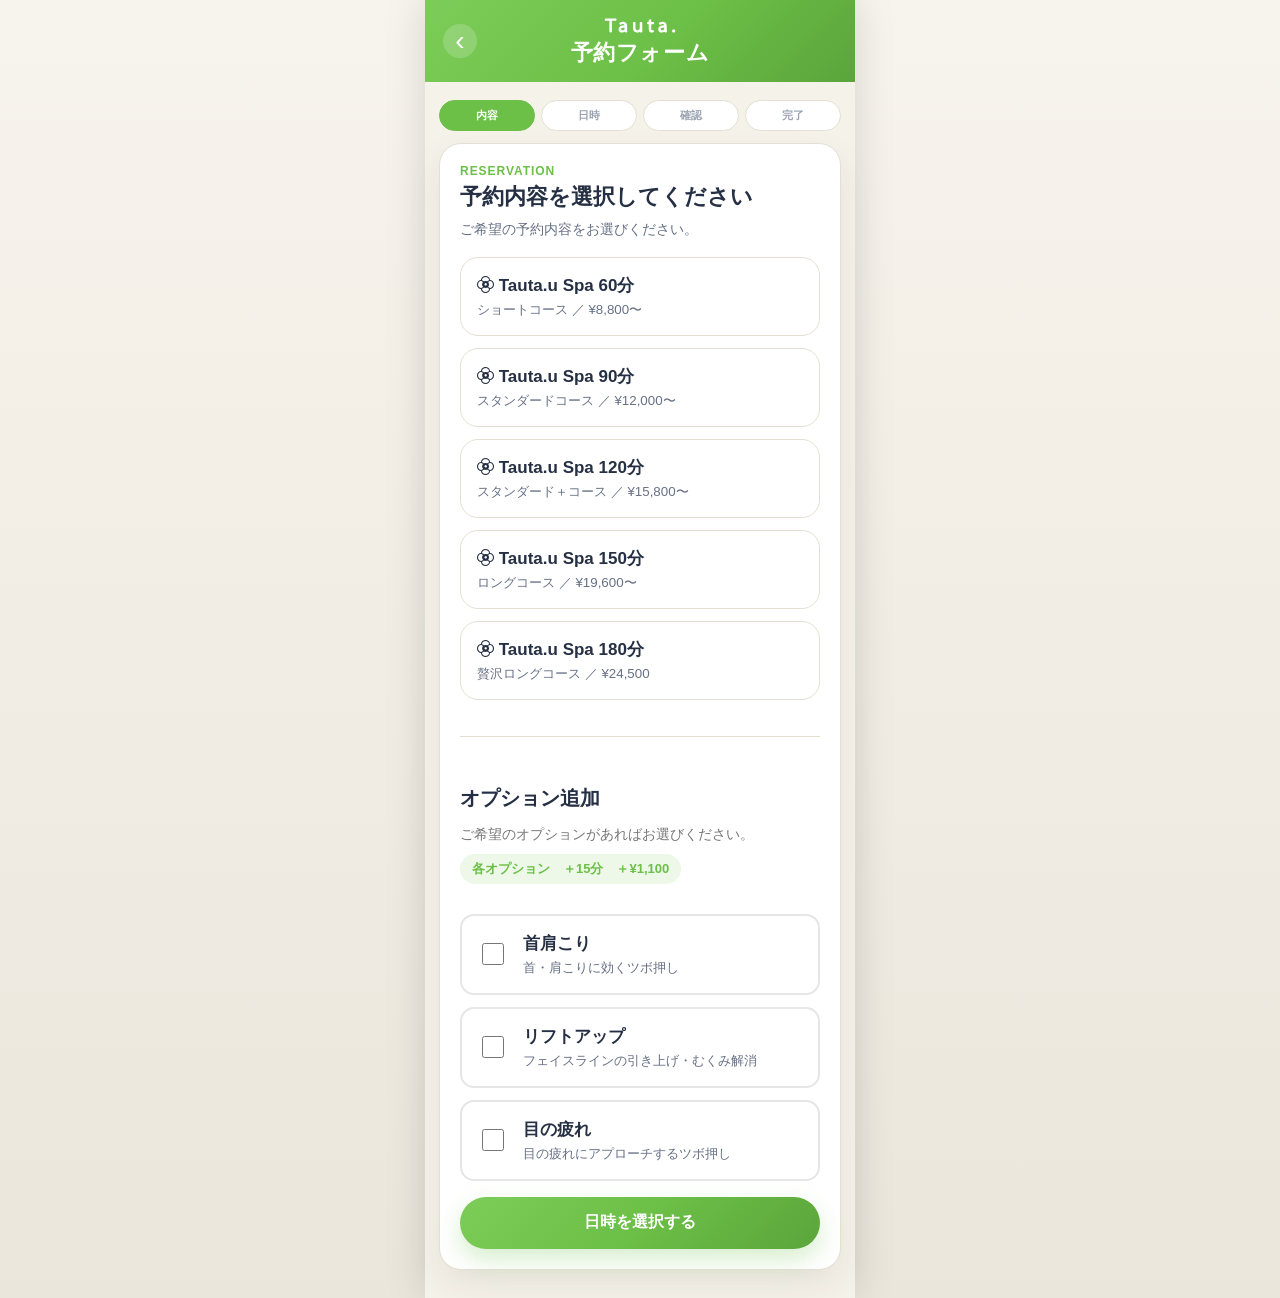
<file: index.html>
<!doctype html>
<html lang="ja">
<head>
<meta charset="utf-8">
<meta name="viewport" content="width=device-width,initial-scale=1">
<title>Tauta.予約フォーム</title>
<meta name="robots" content="noindex,nofollow">
<link rel="icon" href="images/favicon.png" type="image/png">
<link rel="stylesheet" href="style.css">
<link rel="stylesheet" href="https://cdn.jsdelivr.net/npm/bootstrap-icons@1.11.3/font/bootstrap-icons.min.css">
</head>
<body>
<div class="app">
  <header class="header">
    <button id="backBtn" type="button" aria-label="前の画面へ戻る">‹</button>
    <div class="header-center">
      <img src="images/Tauta.logo.svg" alt="Tauta." class="header-logo">
      <h1>予約フォーム</h1>
    </div>
  </header>
  <main>
    <section class="screen active" id="s1">
      <div class="step">
        <span class="on">内容</span><span>日時</span><span>確認</span><span>完了</span>
      </div>
      <div class="card">
        <p class="en">Reservation</p>
        <h2>予約内容を選択してください</h2>
        <p class="lead">ご希望の予約内容をお選びください。</p>
        <div class="choices">
          <button type="button" class="choice" data-type="Tauta.u Spa 60分 ショートコース" data-price="¥8,800〜" data-base-price="8800" data-duration="60"> <b><i class="bi bi-flower2"></i> Tauta.u Spa 60分</b> <small>ショートコース ／ ¥8,800〜</small> </button>
          <button type="button" class="choice" data-type="Tauta.u Spa 90分 スタンダードコース" data-price="¥12,000〜" data-base-price="12000" data-duration="90"> <b><i class="bi bi-flower2"></i> Tauta.u Spa 90分</b> <small>スタンダードコース ／ ¥12,000〜</small> </button>
          <button type="button" class="choice" data-type="Tauta.u Spa 120分 スタンダード＋コース" data-price="¥15,800〜" data-base-price="15800" data-duration="120"> <b><i class="bi bi-flower2"></i> Tauta.u Spa 120分</b> <small>スタンダード＋コース ／ ¥15,800〜</small> </button>
          <button type="button" class="choice" data-type="Tauta.u Spa 150分 ロングコース" data-price="¥19,600〜" data-base-price="19600" data-duration="150"> <b><i class="bi bi-flower2"></i> Tauta.u Spa 150分</b> <small>ロングコース ／ ¥19,600〜</small> </button>
          <button type="button" class="choice" data-type="Tauta.u Spa 180分 贅沢ロングコース" data-price="¥24,500" data-base-price="24500" data-duration="180"> <b><i class="bi bi-flower2"></i> Tauta.u Spa 180分</b> <small>贅沢ロングコース ／ ¥24,500</small> </button>
        </div>
        <div class="option-box" id="optionBox">
          <h3>オプション追加</h3>
          <p class="option-lead">ご希望のオプションがあればお選びください。</p>
          <div class="option-info-bar">
            各オプション　＋15分　＋¥1,100
          </div>
          <label class="option-item">
            <input class="option-check" type="checkbox" name="option" value="首肩こり" data-minutes="15" data-price="1100">
            <span class="option-info"> <b>首肩こり</b> <small>首・肩こりに効くツボ押し</small> </span> </label>
          <label class="option-item">
            <input class="option-check" type="checkbox" name="option" value="リフトアップ" data-minutes="15" data-price="1100">
            <span class="option-info"> <b>リフトアップ</b> <small>フェイスラインの引き上げ・むくみ解消</small> </span> </label>
          <label class="option-item">
            <input class="option-check" type="checkbox" name="option" value="目の疲れ" data-minutes="15" data-price="1100">
            <span class="option-info"> <b>目の疲れ</b> <small>目の疲れにアプローチするツボ押し</small> </span> </label>
        </div>
        <button class="primary" id="toDate" type="button">日時を選択する</button>
      </div>
    </section>
    <section class="screen" id="s2">
      <div class="step">
        <span class="done">内容</span><span class="on">日時</span><span>確認</span><span>完了</span>
      </div>
      <div class="card">
        <p class="en">Date &amp; Time</p>
        <h2>ご希望日時を選択してください</h2>
        <div id="errorMessage" class="error-message" role="alert" aria-live="assertive">
        </div>
        <div class="pill" id="typeLabel">
        </div>
        <p class="option-summary" id="optionLabel"></p>
        <div class="month">
          <button id="prev" type="button" aria-label="前の月">‹</button>
          <b id="monthLabel"></b>
          <button id="next" type="button" aria-label="次の月">›</button>
        </div>
        <div class="legend">
          <span><i class="bi bi-circle ok"></i>空きあり</span> <span><i class="bi bi-triangle few"></i>残りわずか</span> <span><i class="bi bi-x-lg ng"></i>受付終了</span>
        </div>
        <div class="calendar">
          <div>
            日
          </div>
          <div>
            月
          </div>
          <div>
            火
          </div>
          <div>
            水
          </div>
          <div>
            木
          </div>
          <div>
            金
          </div>
          <div>
            土
          </div>
          <div id="days" class="days">
          </div>
        </div>
        <p class="biz">営業時間 10:00〜22:00 ／ 定休日 不定休<br>
          ご予約は前日まで承っております。<br>
          当日のご予約はお電話にてお問い合わせください。</p>
        <div class="staff-guide">
          <p class="staff-guide-title"> <i class="bi bi-person"></i> 担当スタッフについて </p>
          <p> スパニスト Yuka：平日・土曜日 10:00〜17:00<br>
            スパニスト Maki：平日・土曜日 17:00〜22:00、日曜日・祝日<br>
          </p>
          <small> ※出勤状況により担当スタッフが変更となる場合があります。 </small>
        </div>
        <div id="detail" class="detail">
          <div class="box">
            <h3 id="timeTitle">時間を選択してください</h3>
            <div id="times" class="times">
            </div>
          </div>
          <div class="box form">
            <label for="name">お名前</label>
            <input type="text" id="name" maxlength="50" autocomplete="name" placeholder="例：佐藤">
            <label for="tel">お電話番号</label>
            <input id="tel" type="tel" maxlength="16" autocomplete="tel" inputmode="tel" placeholder="例：090-0000-0000">
            <label for="memo"> ご要望・ご相談 <span>任意</span> </label>
            <p class="form-note"> ＜お子様連れのお客様＞<br>
              <span class="indent">お子様の年齢・人数をご記入ください。</span><br>
              ＜ご紹介でご来店のお客様＞<br>
              <span class="indent">ご紹介者様のお名前をご記入ください。</span><br>
              その他、ご要望やご相談がございましたらご記入ください。 </p>
            <textarea id="memo" placeholder="例：首肩の疲れが気になります&#10;例：子ども2人（3歳・5歳）同伴です&#10;例：○○様のご紹介です"></textarea>
            <button class="primary" id="toConfirm" type="button"> 入力内容を確認する </button>
            <button class="secondary" id="changeCourse" type="button"> コース・オプションを変更する </button>
          </div>
        </div>
      </div>
    </section>
    <section class="screen" id="s3">
      <div class="step">
        <span class="done">内容</span><span class="done">日時</span><span class="on">確認</span><span>完了</span>
      </div>
      <div class="card">
        <p class="en">Confirm</p>
        <h2>予約内容をご確認ください</h2>
        <dl class="confirm">
          <div>
            <dt>予約内容・料金</dt>
            <dd id="cfSummary"></dd>
          </div>
          <div>
            <dt>日時</dt>
            <dd id="cfDate"></dd>
          </div>
          <div>
            <dt>担当スタッフ</dt>
            <dd id="cfStaff"></dd>
          </div>
          <div>
            <dt>所要時間（目安）</dt>
            <dd id="cfDuration"></dd>
          </div>
          <div>
            <dt>お名前</dt>
            <dd id="cfName"></dd>
          </div>
          <div>
            <dt>電話番号</dt>
            <dd id="cfTel"></dd>
          </div>
          <div>
            <dt>ご要望・ご相談</dt>
            <dd id="cfMemo"></dd>
          </div>
        </dl>
        <div class="confirm-note">
          <p class="notice-title"><strong>ご予約前にご確認ください</strong></p>
          <ul>
            <li>当日キャンセル・無断キャンセルはキャンセル料を頂戴しております。ご予約の変更・キャンセルは前日までにご連絡をお願いいたします。</li>
            <li>ご予約時間を15分以上過ぎてもご連絡がない場合は、無断キャンセル扱いとさせていただきます。無断キャンセルの場合、次回ご予約時にキャンセル料を頂戴いたします。</li>
            <li>飲酒されている方への施術はお受けできません。</li>
            <li>カウンセリングの結果、施術をお断りさせていただく場合がございます。</li>
            <li>お仕上げは簡単なブローとなります。</li>
            <li>記載のお時間は、ご来店からお帰りまでの目安時間です。</li>
            <li>当店は完全個室ではございません。</li>
          </ul>
        </div>
        <label class="policy-agree" for="policyAgree">
          <input type="checkbox" id="policyAgree">
          <span>上記の注意事項・キャンセルポリシーを確認しました</span> </label>
        <p class="note"> 上記の内容をご確認いただき、問題がなければご予約へお進みください。 </p>
        <button class="primary" id="reserve" type="button" disabled>この内容で予約する</button>
        <button class="secondary" id="edit" type="button">内容を修正する</button>
      </div>
    </section>
    <section class="screen" id="loading">
      <div class="card process">
        <p class="en">Processing</p>
        <h2 id="loadingText">予約内容を確認しています…</h2>
        <div class="dot-orbit-loader">
          <span style="--i:0"></span><span style="--i:1"></span><span style="--i:2"></span><span style="--i:3"></span><span style="--i:4"></span><span style="--i:5"></span><span style="--i:6"></span><span style="--i:7"></span>
        </div>
        <p class="lead">そのままお待ちください。</p>
      </div>
    </section>
    <section class="screen" id="s4">
      <div class="step">
        <span class="done">内容</span><span class="done">日時</span><span class="done">確認</span><span class="on">完了</span>
      </div>
      <div class="card done-card">
        <div class="check">
          ✓
        </div>
        <h2>ご予約を承りました</h2>
        <p class="lead" id="doneMessage"> 確認メッセージをLINEへお送りしました。 </p>
        <div class="summary">
          <b id="doneType"></b> <span id="doneDate"></span>
          <div class="done-staff">
            担当：スパニスト <span id="doneStaff"></span>
          </div>
        </div>
        <p class="staff-change-note"> ※出勤状況により担当スタッフが変更となる場合があります。<br>
          変更となる場合は、ご予約確定後にLINEにてご連絡いたします。 </p>
        <button class="primary" id="toLine" type="button">LINEへ戻る</button>
      </div>
    </section>
  </main>
</div>
<script src="https://static.line-scdn.net/liff/edge/2/sdk.js"></script> 
<script src="script.js?v=16"></script>
</body>
</html>
</file>
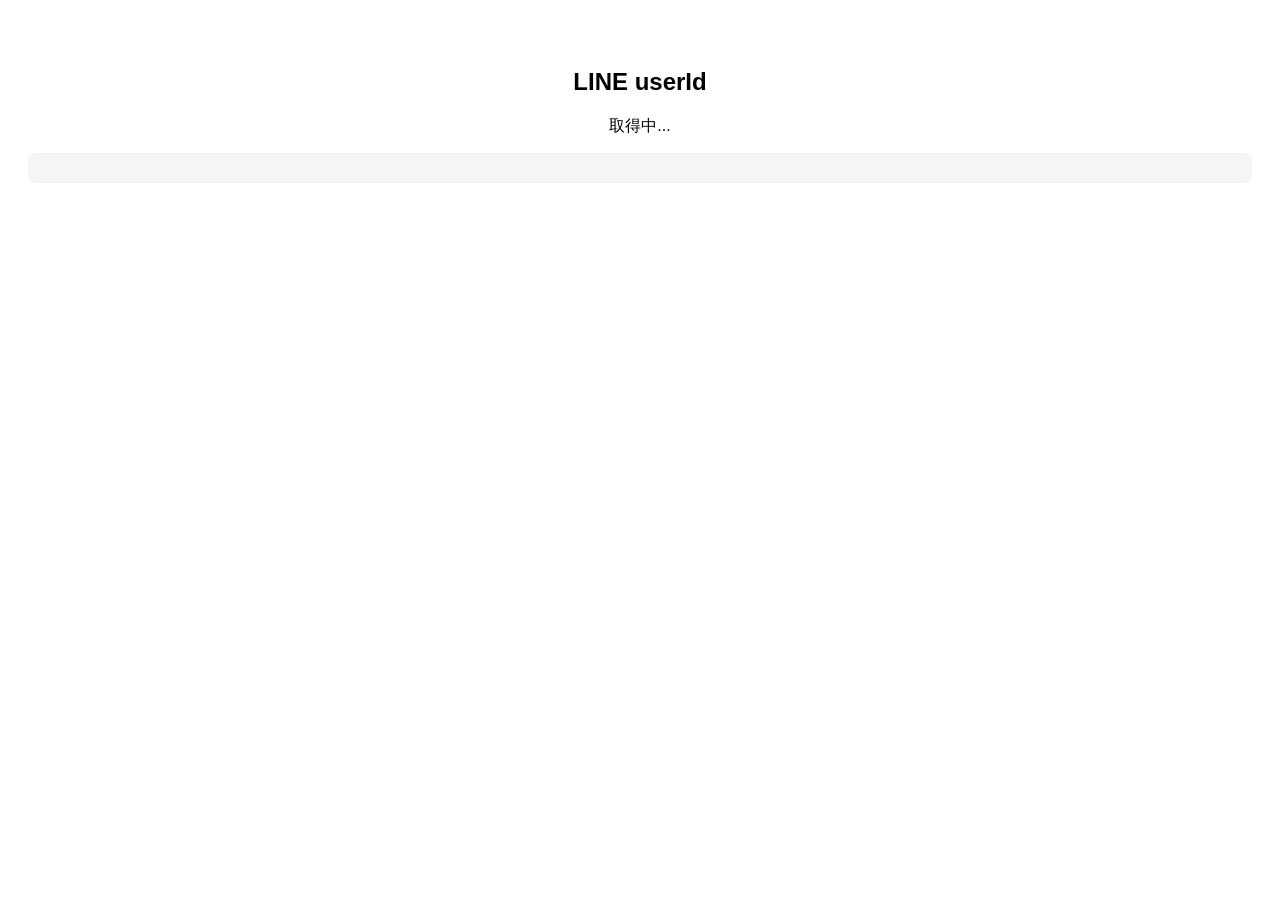
<file: get-userid.html>
<!DOCTYPE html>
<html lang="ja">
<head>
<meta charset="UTF-8">
<title>userId取得</title>
<script src="https://static.line-scdn.net/liff/edge/2/sdk.js"></script>
<style>
body{
    font-family:sans-serif;
    text-align:center;
    padding:40px 20px;
}
pre{
    background:#f5f5f5;
    padding:15px;
    border-radius:8px;
    word-break:break-all;
}
</style>
</head>

<body>

<h2>LINE userId</h2>

<p id="status">取得中...</p>

<pre id="userid"></pre>

<script>

async function init(){

    await liff.init({
        liffId:"2010632376-xzxeSvRC"
    });

    if(!liff.isLoggedIn()){
        liff.login();
        return;
    }

    const profile = await liff.getProfile();

    document.getElementById("status").innerText="取得完了";

    document.getElementById("userid").innerText=profile.userId;

}

init();

</script>

</body>
</html>
</file>
<file: style.css>
:root {
  --primary: #6CBF47;
  --soft: #EDF8E8;
  --bg: #f5f2ea;
  --card: #fff;
  --text: #263044;
  --muted: #667085;
  --border: #e4dfd2;
  --ok: #16a34a;
  --few: #f59e0b;
  --ng: #d6dbe4
}
* {
  box-sizing: border-box
}
body {
  margin: 0;
  font-family: -apple-system, BlinkMacSystemFont, 'Hiragino Sans', 'Yu Gothic', Meiryo, sans-serif;
  color: var(--text);
  background: linear-gradient(180deg, #f7f4ed, #ebe6dc);
  min-height: 100vh
}
button, input, textarea {
  font: inherit
}
button {
  cursor: pointer
}
b {
  font-weight: 600
}
.app {
  width: min(100%, 430px);
  min-height: 100vh;
  margin: auto;
  background: var(--bg);
  box-shadow: 0 0 40px #0002
}
.header {
  height: 82px;
  background: linear-gradient(135deg, #7DCC59 0%, #6CBF47 55%, #5BA53B 100%);
  color: #fff;
  display: flex;
  align-items: center;
  justify-content: center;
  padding: 10px 18px;
  position: sticky;
  top: 0;
  z-index: 10;
}
.header button {
  position: absolute;
  left: 18px;
  top: 50%;
  transform: translateY(-50%);
  width: 34px;
  height: 34px;
  border: 0;
  border-radius: 50%;
  background: rgba(255, 255, 255, .18);
  color: #fff;
  font-size: 28px;
  line-height: 1;
}
.header-center {
  display: flex;
  flex-direction: column;
  align-items: center;
}
.header-logo {
  width: 76px;
  height: auto;
  margin-bottom: 4px;
}
.header-center h1 {
  margin: 0;
  font-size: 22px;
  line-height: 1.2;
  letter-spacing: .03em;
}
main {
  padding: 16px 14px 28px
}
.screen {
  display: none;
  animation: fade .24s ease
}
.screen.active {
  display: block
}
@keyframes fade {
  from {
    opacity: 0;
    transform: translateY(8px)
  }
  to {
    opacity: 1;
    transform: none
  }
}
.step {
  display: grid;
  grid-template-columns: repeat(4, 1fr);
  gap: 6px;
  margin: 2px 0 12px
}
.step span {
  text-align: center;
  font-size: 11px;
  font-weight: 700;
  color: #9aa3b2;
  padding: 7px 3px;
  border-radius: 999px;
  background: #fff;
  border: 1px solid var(--border)
}
.step .on {
  background: var(--primary);
  color: #fff;
  border-color: var(--primary)
}
.step .done {
  background: #EDF8E8;
  color: var(--primary);
  border-color: #D5ECC8;
}
.card {
  background: var(--card);
  border: 1px solid var(--border);
  border-radius: 22px;
  padding: 20px;
  box-shadow: 0 14px 34px rgba(56, 44, 22, .08)
}
.en {
  margin: 0 0 4px;
  color: var(--primary);
  font-size: 12px;
  font-weight: 900;
  letter-spacing: .08em;
  text-transform: uppercase
}
h2 {
  margin: 0 0 8px;
  font-size: 22px;
  line-height: 1.4;
  font-weight: 600
}
.lead {
  margin: 0 0 18px;
  color: var(--muted);
  font-size: 14px
}
.choices {
  display: grid;
  gap: 12px;
  margin-top: 18px
}
.choice {
  width: 100%;
  border: 1px solid var(--border);
  border-radius: 18px;
  background: #fff;
  display: grid;
  gap: 4px;
  padding: 16px;
  text-align: left;
  color: var(--text)
}
.choice:hover {
  border-color: var(--primary);
  background: var(--soft)
}
.choice b {
  font-size: 17px
}
.choice small {
  color: var(--muted)
}
.choice.selected {
  border-color: var(--primary);
  background: var(--soft);
}
.pill {
  display: inline-flex;
  padding: 7px 12px;
  border-radius: 999px;
  background: var(--soft);
  color: var(--primary);
  font-weight: 700;
  font-size: 13px;
  margin: 6px 0 8px
}
.month {
  display: flex;
  justify-content: space-between;
  align-items: center;
  margin: 10px 0
}
.month button {
  width: 38px;
  height: 38px;
  border: 0;
  border-radius: 50%;
  background: var(--soft);
  color: var(--primary);
  font-size: 26px
}
.month button:disabled {
  opacity: .35;
  cursor: not-allowed;
}
.legend {
  display: flex;
  gap: 10px;
  flex-wrap: wrap;
  font-size: 12px;
  font-weight: 700;
  color: var(--muted);
  margin-bottom: 10px
}
.legend i {
  width: 9px;
  height: 9px;
  border-radius: 50%;
  display: inline-block;
  margin-right: 4px
}
.ok {
  color: var(--ok)
}
.few {
  color: var(--few)
}
.ng {
  color: var(--ng)
}
.calendar {
  display: grid;
  grid-template-columns: repeat(7, 1fr);
  border: 1px solid var(--border);
  border-radius: 16px;
  overflow: hidden
}
.calendar > div:not(.days) {
  padding: 7px 2px;
  background: #f0ece2;
  text-align: center;
  font-weight: 700;
  font-size: 12px
}
.days {
  grid-column: 1/-1;
  display: grid;
  grid-template-columns: repeat(7, 1fr)
}
.day {
  min-height: 56px;
  border-top: 1px solid var(--border);
  border-right: 1px solid var(--border);
  border-left: 0;
  border-bottom: 0;
  background: #fff;
  padding: 5px 3px;
  text-align: center;
  appearance: none;
  -webkit-appearance: none;
  color: var(--text)
}
.day:nth-child(7n) {
  border-right: 0
}
.day-empty {
  background: #faf8f2;
  border-top: 1px solid var(--border);
  border-right: 1px solid var(--border);
  border-left: 0;
  border-bottom: 0
}
.day-num {
  display: block;
  font-weight: 900;
  font-size: 13px
}
.day-status {
  font-size: 16px;
  font-weight: 900;
  border-radius: 999px;
  padding: 1px 4px;
  display: inline-block;
  margin-top: 3px
}
.day-ok .day-status {
  color: var(--ok)
}
.day-few .day-status {
  color: var(--few)
}
.day-ng {
  background: #f3f4f6;
  color: #9aa3b2
}
.day-ng .day-status {
  color: #9aa3b2
}
.day-past {
  background: #f3f4f6;
  color: #b0b6c0;
  cursor: not-allowed;
}
.day-past .day-status {
  color: #b0b6c0;
}
.day-past:disabled {
  opacity: 1;
}
.day-selected {
  outline: 3px solid rgba(108, 191, 71, .35);
  z-index: 2
}
.biz {
  font-size: 12px;
  color: var(--muted);
  margin: 10px 0 0;
  text-align: center
}
.detail {
  display: none;
  margin-top: 16px;
  animation: slide .28s ease
}
.detail.open {
  display: block
}
@keyframes slide {
  from {
    opacity: 0;
    transform: translateY(12px)
  }
  to {
    opacity: 1;
    transform: none
  }
}
.box {
  background: #faf8f2;
  border: 1px solid var(--border);
  border-radius: 18px;
  padding: 16px;
  margin-top: 12px
}
.box h3 {
  margin: 0 0 10px;
  font-size: 17px
}
.times {
  display: grid;
  grid-template-columns: repeat(3, 1fr);
  gap: 9px
}
.slot {
  min-height: 44px;
  border: 1px solid #d1d5db;
  border-radius: 13px;
  background: #fff;
  font-weight: 900;
  color: var(--text)
}
.slot-selected {
  border-color: var(--primary);
  background: #EDF8E8;
  outline: 3px solid rgba(108, 191, 71, .18);
}
label:not(.option-item) {
  display: block;
  font-weight: 700;
  margin: 14px 0 6px;
}
label:not(.option-item) span {
  font-size: 12px;
  color: var(--muted);
}
input, textarea {
  width: 100%;
  border: 1px solid #d1d5db;
  border-radius: 13px;
  padding: 12px 13px;
  background: #fff
}
textarea {
  min-height: 110px;
  resize: vertical
}
.primary, .secondary {
  width: 100%;
  min-height: 52px;
  border-radius: 999px;
  font-weight: 700;
  border: 0;
  margin-top: 16px
}
.primary {
  background: linear-gradient(135deg, #7DCC59, #6CBF47, #5BA53B);
  color: #fff;
  box-shadow: 0 10px 24px rgba(108, 191, 71, .28);
  transition: .2s;
}
.primary:hover {
  transform: translateY(-2px);
}
.primary:active {
  transform: translateY(1px);
}
.secondary {
  background: #ece7dc;
  color: #3b3324
}
.confirm {
  margin: 18px 0;
}
.confirm > div {
  padding: 14px 0;
  border-bottom: 2px solid #e7dfcf;
}
.confirm > div:first-child {
  padding-bottom: 18px;
}
.confirm dt {
  font-weight: 700;
  color: var(--muted);
  font-size: 13px;
  margin-bottom: 10px;
}
.confirm dd {
  margin: 0;
  text-align: left;
  font-weight: 500;
}
.note {
  background: #fff8e8;
  border: 1px solid #f1ddb2;
  border-radius: 14px;
  padding: 11px 12px;
  font-size: 13px;
  color: #67470e
}
.process {
  min-height: 430px;
  display: flex;
  flex-direction: column;
  align-items: center;
  justify-content: center;
  text-align: center
}
.dot-orbit-loader {
  width: 72px;
  height: 72px;
  position: relative;
  margin: 30px auto 6px
}
.dot-orbit-loader span {
  --angle: calc(var(--i)*45deg);
  position: absolute;
  top: 50%;
  left: 50%;
  width: 8px;
  height: 8px;
  border-radius: 50%;
  background: #E7EEDC;
  transform: rotate(var(--angle)) translate(28px) rotate(calc(-1*var(--angle)));
  animation: orbitLight 1.4s linear infinite;
  animation-delay: calc((7 - var(--i)) * -0.175s)
}
@keyframes orbitLight {
  0% {
    background: #6CBF47;
    opacity: 1
  }
  18% {
    background: #8FCC6C;
    opacity: .75
  }
  36% {
    background: #C9E4B9;
    opacity: 1
  }
  100% {
    background: #EEF5E9;
    opacity: 1
  }
}
.done-card {
  text-align: center
}
.check {
  width: 76px;
  height: 76px;
  border-radius: 50%;
  background: var(--primary);
  color: #fff;
  display: grid;
  place-items: center;
  font-size: 42px;
  font-weight: 900;
  margin: 10px auto 18px;
  animation: pop .34s ease
}
@keyframes pop {
  from {
    transform: scale(.5);
    opacity: 0
  }
  to {
    transform: scale(1);
    opacity: 1
  }
}
.summary {
  margin: 18px 0 6px;
  padding: 16px;
  border-radius: 18px;
  background: #f8fafc;
  border: 1px solid var(--border)
}
.summary b, .summary span {
  display: block
}
.summary span {
  margin-top: 6px;
  color: var(--primary);
  font-weight: 700
}
.talk {
  min-height: calc(100vh - 110px);
  display: flex;
  flex-direction: column;
  background: #D9EFCF;
  border-radius: 22px;
  overflow: hidden
}
.talkHead {
  background: #fff;
  padding: 14px 16px
}
.talkHead b {
  display: block
}
.talkHead span {
  font-size: 12px;
  color: var(--muted)
}
.talkBody {
  flex: 1;
  padding: 22px 14px
}
.bubble {
  max-width: 82%;
  background: #fff;
  border-radius: 18px 18px 18px 4px;
  padding: 14px;
  font-size: 14px;
  box-shadow: 0 5px 16px #0001
}
.bubble p {
  margin: 0 0 10px
}
.bubble p:last-child {
  margin-bottom: 0
}
.restart {
  margin: 14px;
  width: calc(100% - 28px)
}
.option-item {
  display: flex;
  align-items: center;
  gap: 16px;
  padding: 16px;
  margin: 12px 0 0;
  border: 2px solid #e6e6e6;
  border-radius: 14px;
  cursor: pointer;
  transition:
    border-color .2s ease, background-color .2s ease, transform .15s ease;
  background: #fff;
}
.option-item:hover {
  border-color: #9acba6;
  background: #f8fffa;
}
.option-box {
  margin-top: 36px;
  padding-top: 28px;
  border-top: 1px solid var(--border);
}
.option-box h3 {
  font-size: 20px;
  margin-bottom: 8px;
}
.option-lead {
  color: #777;
  margin-bottom: 10px;
  font-size: 14px;
}
.option-check {
  width: 22px;
  height: 22px;
  margin-top: 2px;
  accent-color: var(--primary);
}
.option-item b {
  display: block;
  font-size: 17px;
  margin-bottom: 4px;
}
.option-item small {
  display: block;
  color: var(--muted);
  font-weight: 400;
}
.option-info {
  flex: 1;
}
.option-item:has(.option-check:checked) {
  border-color: var(--primary);
  background: var(--soft);
}
.option-item:active {
  transform: scale(.98);
}
.option-summary {
  margin: 0 0 16px;
  color: var(--muted);
  font-size: 13px;
  font-weight: 400;
  line-height: 1.5;
}
.option-info-bar {
  display: inline-block;
  margin-bottom: 18px;
  padding: 6px 12px;
  border-radius: 999px;
  background: var(--soft);
  color: var(--primary);
  font-size: 13px;
  font-weight: 700;
}
.price-list {
  display: flex;
  flex-direction: column;
  gap: 10px;
}
.price-row, .price-total {
  display: flex;
  justify-content: space-between;
  align-items: center;
}
.price-row {
  color: var(--text);
  font-size: 15px;
}
.price-total {
  margin-top: 8px;
  padding-top: 14px;
  border-top: 2px dotted var(--border);
  color: var(--text);
  font-size: 15px;
  font-weight: 500;
}
.price-row span:first-child, .price-total span:first-child {
  flex: 1;
  font-weight: 500;
}
.price-row span:last-child, .price-total span:last-child {
  margin-left: 16px;
  white-space: nowrap;
  font-weight: 700;
}
.price-total span:last-child {
  color: var(--text);
}
.form-note {
  margin: 8px 0 12px;
  font-size: 14px;
  line-height: 1.7;
  color: #666;
}
.indent {
  display: inline-block;
  margin-left: 1em;
}
.notice-title {
  color: #B94141;
  font-size: 18px;
  font-weight: 500;
}
.confirm-note ul {
  margin: 10px 0 0;
  padding-left: 1.2em;
}
.confirm-note li {
  margin-bottom: 4px;
  line-height: 1.6;
}
.confirm-note li:last-child {
  margin-bottom: 0;
}
.error-message {
  display: none;
  margin: 0 0 16px;
  padding: 12px 14px;
  border: 1px solid #e6a5a5;
  border-radius: 12px;
  background: #fff1f1;
  color: #9f2f2f;
  font-size: 14px;
  line-height: 1.6;
}
.error-message.show {
  display: block;
}
button:focus-visible, input:focus-visible, textarea:focus-visible {
  outline: 3px solid rgba(108, 191, 71, .35);
  outline-offset: 2px;
}
#timeTitle {
  scroll-margin-top: 100px;
}
.staff-guide {
  margin-top: 18px;
  padding: 0;
  font-size: 13px;
  line-height: 1.7;
}
.staff-guide-title {
  margin: 0 0 8px;
  font-size: 14px;
  font-weight: 600;
}
.staff-guide p {
  margin: 0;
  font-size: 13px;
  font-weight: 400;
  line-height: 1.7;
}
.staff-guide small {
  display: block;
  margin-top: 8px;
  font-size: 11px;
  line-height: 1.6;
  color: var(--muted);
}
.done-staff {
  margin-top: 8px;
  font-size: 14px;
  font-weight: 400;
  color: var(--text);
}
.done-staff #doneStaff {
  display: inline;
  color: inherit;
  font-weight: inherit;
  margin-top: 0;
}

/* キャンセルポリシー同意 */
.policy-agree {
  display: flex !important;
  align-items: flex-start;
  gap: 10px;
  margin: 18px 0 0 !important;
  padding: 14px;
  border: 1px solid var(--border);
  border-radius: 14px;
  background: #faf8f2;
  cursor: pointer;
  font-weight: 600 !important;
  line-height: 1.6;
}

.policy-agree input {
  width: 20px;
  height: 20px;
  flex: 0 0 auto;
  margin: 2px 0 0;
  padding: 0;
  accent-color: var(--primary);
}

.policy-agree span {
  font-size: 13px !important;
  color: var(--text) !important;
}

#reserve:disabled {
  opacity: .45;
  cursor: not-allowed;
  box-shadow: none;
  transform: none;
}
.today-label {
  font-size: 14px;
  font-weight: 700;
  color: var(--primary);
  white-space: nowrap;
}
</file>
